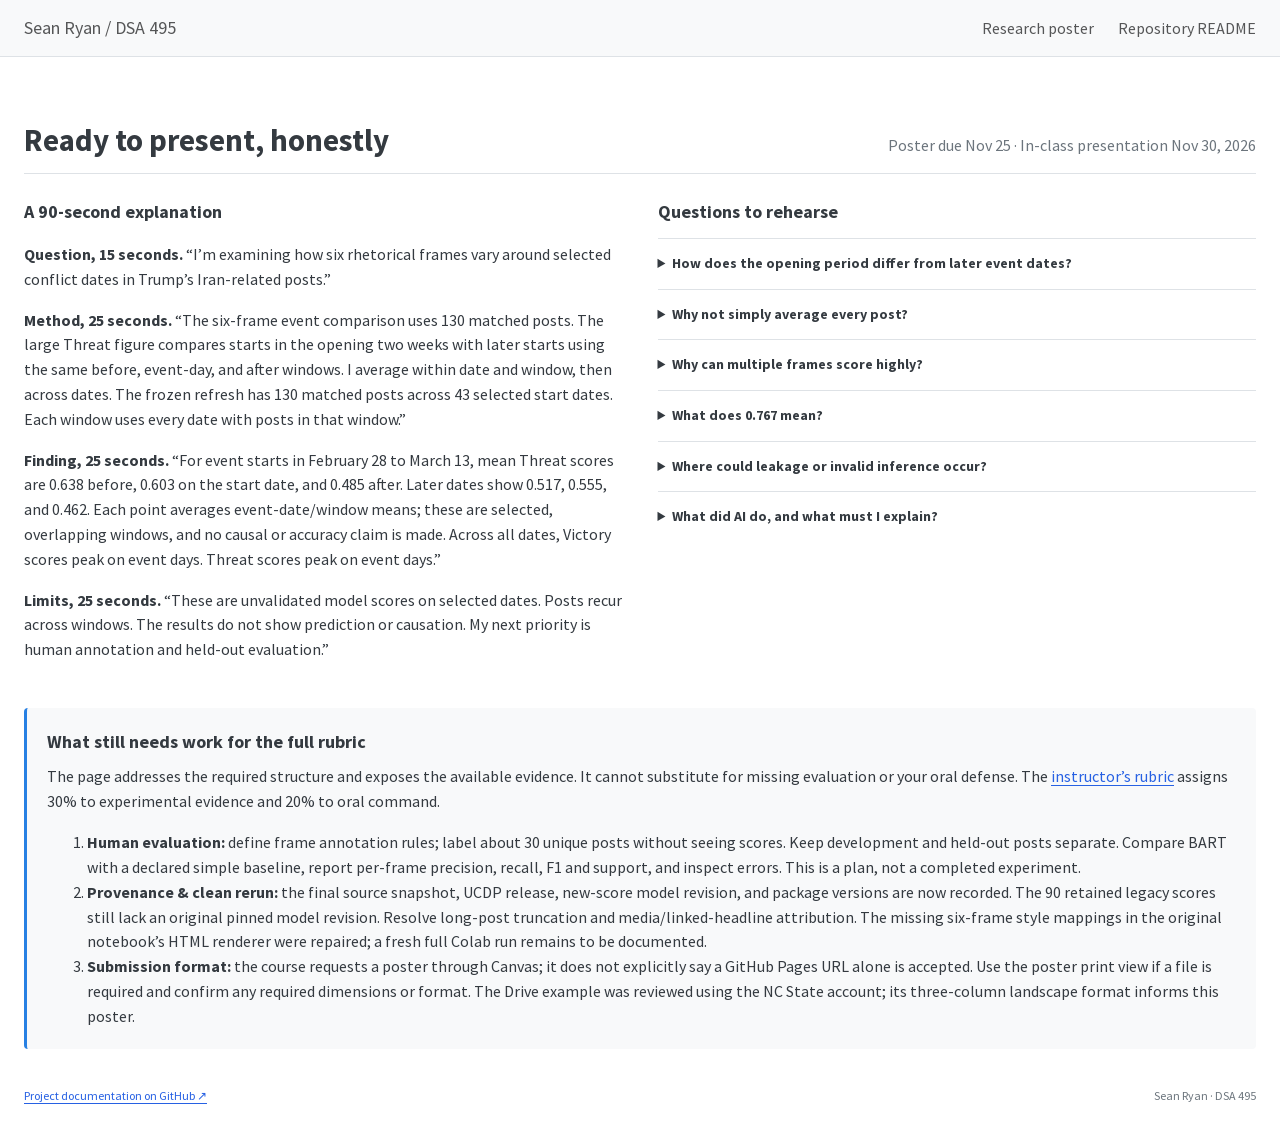
<file: docs/presentation-notes.html>
<!doctype html>
<html lang="en">
<head>
<meta charset="utf-8"><meta name="viewport" content="width=device-width,initial-scale=1">
<meta name="description" content="Presentation script, rehearsal questions, and completion notes for Sean Ryan’s DSA 495 project.">
<meta name="color-scheme" content="light">
<title>Presentation notes · Sean Ryan</title>
<style>
:root{--paper:#fffefa;--ground:#eeede7;--ink:#202d2a;--muted:#56625d;--rule:#d8dcd4;--red:#a73128;--green:#1b6557;--wash:#eaf0e8;--ochre:#835b16}*{box-sizing:border-box}html{scroll-behavior:smooth;scroll-padding-top:80px}body{margin:0;background:var(--ground);color:var(--ink);font:16px/1.55 system-ui,-apple-system,"Segoe UI",sans-serif}a{color:var(--green);text-underline-offset:3px}a:hover{color:var(--red)}button,select{font:inherit}button,a{touch-action:manipulation}button{cursor:pointer}button:focus-visible,a:focus-visible,summary:focus-visible,select:focus-visible{outline:3px solid var(--red);outline-offset:4px}.skip{position:absolute;top:-60px;left:12px;background:white;padding:10px;z-index:9}.skip:focus{top:8px}.toolbar{display:flex;align-items:center;justify-content:space-between;gap:20px;padding:14px max(24px,calc((100% - 1560px)/2));background:var(--ink);color:var(--paper);position:sticky;top:0;z-index:5;font-size:13px}.toolbar .brand{font-weight:750;letter-spacing:.1em;text-transform:uppercase}.toolbar nav{display:flex;gap:24px;align-items:center}.toolbar a{color:var(--paper)}.toolbar button{border:1px solid #8c9791;color:white;background:transparent;padding:7px 13px;border-radius:3px}main{max-width:1608px;margin:auto;padding:24px}.paper{background:var(--paper);border:1px solid #d0d4cb;padding:42px 44px 24px;box-shadow:0 5px 24px #243d2810}.eyebrow{font-size:12px;font-weight:800;letter-spacing:.16em;text-transform:uppercase;color:var(--red)}.masthead{display:flex;justify-content:space-between;gap:30px;align-items:start;border-bottom:3px solid var(--ink);padding-bottom:23px}.masthead h1{font:700 clamp(35px,3.6vw,57px)/1.04 Georgia,"Times New Roman",serif;letter-spacing:-.035em;margin:12px 0 14px;max-width:980px}.dek{font-size:19px;line-height:1.4;margin:0;max-width:900px}.byline{font-size:13px;min-width:175px;border-left:1px solid var(--rule);padding-left:22px;margin-top:8px}.byline b{display:block;font-size:18px}.byline span{display:block;margin-top:6px}.snapshot{display:flex;justify-content:space-between;gap:20px;border-bottom:1px solid var(--rule);padding:17px 0}.stat{display:flex;align-items:center;gap:11px}.stat strong{font:700 34px/1 Georgia,serif}.stat span{font-size:12px;max-width:115px;color:var(--muted);line-height:1.35}.takeaway{display:grid;grid-template-columns:110px 1fr;gap:18px;margin:24px 0;padding:18px 20px;background:var(--wash);border-left:4px solid var(--green)}.takeaway .label{font-size:11px;font-weight:800;letter-spacing:.1em;text-transform:uppercase;padding-top:4px;color:var(--green)}.takeaway h2{font:700 26px/1.2 Georgia,serif;letter-spacing:-.015em;margin:0 0 5px}.takeaway p{font-size:13px;margin:0}.poster-grid{display:grid;grid-template-columns:.91fr 1.65fr 1.02fr;gap:30px}.column{min-width:0}.column+.column{border-left:1px solid var(--rule);padding-left:27px}.section-title{font-size:14px;line-height:1.3;text-transform:uppercase;letter-spacing:.075em;margin:0 0 13px}.section-title span{color:var(--red);margin-right:7px;font-size:11px}.column p,.column li{font-size:13px;line-height:1.6}.column p{margin:0 0 13px}.column h3{font-size:14px;margin:20px 0 8px}.column h3:first-child{margin-top:0}.flow{padding:0;margin:18px 0;list-style:none;counter-reset:flow}.flow li{counter-increment:flow;position:relative;padding:0 0 16px 33px;border-left:1px solid var(--rule);margin-left:11px}.flow li:before{content:counter(flow);position:absolute;left:-12px;top:0;background:var(--ink);color:white;width:23px;height:23px;text-align:center;line-height:23px;border-radius:50%;font-size:11px;font-weight:700}.flow li:last-child{border-left:0;padding-bottom:0}.flow b{display:block}.flow span{display:block;color:var(--muted);font-size:12px}.note{font-size:12px!important;color:var(--muted);line-height:1.5!important}.figure-head{display:flex;align-items:start;justify-content:space-between;gap:10px}.figure-head h3{margin:0}.figure-tag{font-size:10px;color:var(--muted);text-transform:uppercase;letter-spacing:.07em;white-space:nowrap}.small-charts{display:grid;grid-template-columns:1fr 1fr;gap:12px 18px}.mini{margin:0;min-width:0}.mini figcaption{font-weight:750;font-size:12px}.mini svg{display:block;width:100%;height:auto;overflow:visible}.interpretation{margin-top:12px!important;padding:12px;border:1px solid var(--rule);font-size:12px!important}.score-key{font-size:11px!important;color:var(--muted);margin:10px 0!important}.coverage-inline{font-size:11px!important;color:var(--muted)}.caution{border-top:2px solid var(--red);padding-top:13px}.caution b{color:var(--red)}.review-status{font-size:11px;display:inline-block;border:1px solid #b99756;color:#664c1d;background:#fbf5e6;padding:3px 7px;margin:0 0 10px}.error-example{background:#f4f2eb;padding:13px;margin:14px 0}.error-example p{font-size:12px}.error-example .score{display:flex;justify-content:space-between;font-size:12px;margin:9px 0 6px}.error-example .bar{height:5px;background:#dcded5}.error-example .bar span{display:block;background:var(--ochre);height:100%;width:80.1971%}.poster-footer{border-top:1px solid var(--rule);margin-top:25px;padding-top:13px;display:grid;grid-template-columns:1.3fr 1fr;gap:35px}.poster-footer p{font-size:10px;line-height:1.6;margin:0}.poster-footer b{font-weight:750}.poster-footer a{overflow-wrap:anywhere}.support{margin:40px 0 12px}.support-head{border-bottom:2px solid var(--ink);display:flex;justify-content:space-between;align-items:baseline;gap:20px;padding-bottom:15px;margin-bottom:24px}.support h2{font:700 31px/1.2 Georgia,serif;margin:0}.support-head p{font-size:13px;color:var(--muted);margin:0}.support-grid{display:grid;grid-template-columns:1fr 1fr;gap:35px}.support h3{font-size:18px;margin:0 0 12px}.support p,.support li{font-size:14px}.table-wrap{overflow-x:auto}table{border-collapse:collapse;width:100%;font-size:12px;font-variant-numeric:tabular-nums}th,td{padding:9px 10px;border-bottom:1px solid var(--rule);text-align:right}th:first-child,td:first-child{text-align:left}thead{background:#e3e7de}td.blank{color:#69756d;background:#e9e9e2}td.present{background:#dde8db}caption{text-align:left;margin-bottom:9px;color:var(--muted);font-size:12px}details{border-top:1px solid #cdd3c8;padding:14px 0}summary{font-size:14px;font-weight:700;cursor:pointer}details p{margin:10px 0 0}details ul{padding-left:20px}.evidence-table{margin-top:25px}.download-row{display:flex;flex-wrap:wrap;gap:12px;margin:16px 0}.download-row a{font-size:12px;background:var(--paper);padding:8px 12px;border:1px solid #b9c4b7;border-radius:3px}.review-block{padding:20px;background:var(--paper);border-left:3px solid var(--red);margin-top:30px}.review-block h3{margin-bottom:8px}.review-block p{margin:0 0 10px}.review-block ol{margin-bottom:0}.end{padding:26px 0 10px;font-size:12px;color:var(--muted);display:flex;justify-content:space-between;gap:20px}code{font-size:.9em;overflow-wrap:anywhere}.sr-only{position:absolute;clip:rect(0,0,0,0);width:1px;height:1px;overflow:hidden}noscript p{padding:15px;border:2px solid var(--red)}
@media(min-width:1650px){.column p,.column li{font-size:14px}.flow span{font-size:13px}}
@media(max-width:1100px){.paper{padding:28px}.poster-grid{grid-template-columns:1fr 1.6fr}.evaluation{grid-column:1/-1;border-top:1px solid var(--rule);border-left:0!important;padding:20px 0 0!important;display:grid;grid-template-columns:1fr 1fr;gap:28px}.byline{min-width:145px}.column+.column{padding-left:22px}.poster-footer{gap:20px}.snapshot{flex-wrap:wrap}}
@media(max-width:700px){main{padding:12px}.paper{padding:23px 19px}.toolbar{position:static;padding:13px 18px}.toolbar .brand{font-size:10px}.toolbar nav{gap:14px}.toolbar nav a:nth-child(2){display:none}.masthead{display:block}.masthead h1{font-size:40px}.dek{font-size:17px}.byline{border:0;padding:0;margin:18px 0 0}.byline b,.byline span{display:inline;font-size:12px;margin-right:10px}.stat{width:calc(50% - 10px)}.stat strong{font-size:30px}.takeaway{grid-template-columns:1fr;gap:6px;padding:14px}.takeaway h2{font-size:24px}.poster-grid,.support-grid,.evaluation,.poster-footer{display:block}.column+.column{border-left:0;padding:22px 0 0;margin-top:22px;border-top:1px solid var(--rule)}.evaluation{display:block!important}.evaluation>div+div{margin-top:24px}.column p,.column li{font-size:14px}.poster-footer p+p{margin-top:10px}.support-head{display:block}.support-head p{margin-top:10px}.support-grid>div+div{margin-top:30px}.small-charts{gap:8px 12px}.end{display:block}.end span{display:block;margin-top:5px}}
@media print{@page{size:36in 24in;margin:.55in}html,body{background:white;margin:0;padding:0;-webkit-print-color-adjust:exact;print-color-adjust:exact}.toolbar,.support,.end,.skip{display:none!important}main{max-width:none;padding:0}.paper{border:0;box-shadow:none;padding:0}.masthead h1{font-size:72pt;max-width:none}.dek{font-size:28pt;max-width:none}.eyebrow{font-size:17pt}.byline{font-size:18pt;min-width:330px}.byline b{font-size:27pt}.poster-grid{grid-template-columns:.91fr 1.65fr 1.02fr;gap:.4in}.column+.column{border-left:1px solid var(--rule);padding-left:.35in}.column p,.column li{font-size:18pt;line-height:1.5}.flow span{font-size:16pt}.section-title{font-size:22pt}.column h3{font-size:20pt}.snapshot{padding:22px 0}.stat strong{font-size:50pt}.stat span{font-size:17pt;max-width:230px}.takeaway{grid-template-columns:180px 1fr;padding:25px}.takeaway .label{font-size:17pt}.takeaway h2{font-size:33pt}.takeaway p{font-size:18pt}.mini figcaption{font-size:18pt}.small-charts{gap:18px 24px}.figure-tag{font-size:14pt}.figure-head h3{font-size:22pt}.score-key,.coverage-inline,.interpretation,.note{font-size:15pt!important}.review-status{font-size:15pt}.error-example p,.error-example .score{font-size:16pt}.poster-footer{margin-top:25px}.poster-footer p{font-size:13pt}.evaluation{display:block;grid-column:auto}a{color:inherit}.poster-footer{grid-template-columns:1.3fr 1fr}section,figure{break-inside:avoid}}
.mini svg{color:var(--ink)}.mini svg text{fill:currentColor}
</style>
<link rel="stylesheet" href="portfolio.css?v=6660107cd1c7">
<style>@media print{@page{size:A4;margin:16mm}.support{display:block!important;margin:0}.support-head,.support-grid{display:block}}</style>
</head>
<body>
<a class="skip" href="#defense">Skip to presentation notes</a>
<header class="toolbar"><span class="brand">Sean Ryan / DSA 495</span><nav aria-label="Page navigation"><a href="index.html">Research poster</a><a href="https://github.com/Strokeofluck/DSA495-trump-iran-rhetoric-analysis#readme">Repository README</a></nav></header>
<main>
<section class="support" id="defense" aria-labelledby="defense-heading"><div class="support-head"><h2 id="defense-heading">Ready to present, honestly</h2><p>Poster due Nov 25 · In-class presentation Nov 30, 2026</p></div><div class="support-grid"><div><h3>A 90-second explanation</h3><p><b>Question, 15 seconds.</b> “I’m examining how six rhetorical frames vary around selected conflict dates in Trump’s Iran-related posts.”</p><p><b>Method, 25 seconds.</b> “The six-frame event comparison uses 130 matched posts. The large Threat figure compares starts in the opening two weeks with later starts using the same before, event-day, and after windows. I average within date and window, then across dates. The frozen refresh has 130 matched posts across 43 selected start dates. Each window uses every date with posts in that window.”</p><p><b>Finding, 25 seconds.</b> “For event starts in February 28 to March 13, mean Threat scores are 0.638 before, 0.603 on the start date, and 0.485 after. Later dates show 0.517, 0.555, and 0.462. Each point averages event-date/window means; these are selected, overlapping windows, and no causal or accuracy claim is made. Across all dates, Victory scores peak on event days. Threat scores peak on event days.”</p><p><b>Limits, 25 seconds.</b> “These are unvalidated model scores on selected dates. Posts recur across windows. The results do not show prediction or causation. My next priority is human annotation and held-out evaluation.”</p></div><div><h3>Questions to rehearse</h3><details><summary>How does the opening period differ from later event dates?</summary><p>For starts in February 28–March 13, Threat means are 0.638 before, 0.603 on, and 0.485 after; 9 dates contribute to each window. For later starts, means are 0.517, 0.555, and 0.462, with 27, 26, and 26 contributing dates. Each point averages date/window means. The selected cohorts differ and windows reuse posts, so this is descriptive and does not establish causation.</p></details><details><summary>Why not simply average every post?</summary><p>Some dates contain more posts. Averaging within event-date/window first prevents those dates from receiving extra weight just because Trump posted more. Equal date weights still do not solve selection bias or overlapping windows.</p></details><details><summary>Why can multiple frames score highly?</summary><p>The model runs in multi-label mode, evaluating each frame separately. These six scores do not sum to one. A post can combine an ultimatum and negotiation language.</p></details><details><summary>What does 0.767 mean?</summary><p>It is the mean Victory entailment score for the event-day window after the two aggregation steps. It is neither the share of posts expressing victory nor a measure of classification accuracy.</p></details><details><summary>Where could leakage or invalid inference occur?</summary><p>Event metadata is excluded from model input. But selected windows and nearby dates reuse posts; splitting repeated rows could put the same post in development and test. Evaluation must split by unique post ID. A predictive design would additionally require strict temporal cutoffs and non-event dates.</p></details><details><summary>What did AI do, and what must I explain?</summary><p>Codex assisted with coding, documentation, analysis presentation, and this poster. BART produced the saved frame scores. Read the aggregation script and original notebook, verify examples, and be able to explain the comparison population, frame prompts, limitations, and your own decisions. The poster does not establish personal understanding by itself.</p></details></div></div><div class="review-block"><h3>What still needs work for the full rubric</h3><p>The page addresses the required structure and exposes the available evidence. It cannot substitute for missing evaluation or your oral defense. The <a href="https://courseweb.site/dsa495-2026/project.html">instructor’s rubric</a> assigns 30% to experimental evidence and 20% to oral command.</p><ol><li><b>Human evaluation:</b> define frame annotation rules; label about 30 unique posts without seeing scores. Keep development and held-out posts separate. Compare BART with a declared simple baseline, report per-frame precision, recall, F1 and support, and inspect errors. This is a plan, not a completed experiment.</li><li><b>Provenance &amp; clean rerun:</b> the final source snapshot, UCDP release, new-score model revision, and package versions are now recorded. The 90 retained legacy scores still lack an original pinned model revision. Resolve long-post truncation and media/linked-headline attribution. The missing six-frame style mappings in the original notebook’s HTML renderer were repaired; a fresh full Colab run remains to be documented.</li><li><b>Submission format:</b> the course requests a poster through Canvas; it does not explicitly say a GitHub Pages URL alone is accepted. Use the poster print view if a file is required and confirm any required dimensions or format. The Drive example was reviewed using the NC State account; its three-column landscape format informs this poster.</li></ol></div></section>
<footer class="end"><a href="https://github.com/Strokeofluck/DSA495-trump-iran-rhetoric-analysis#readme">Project documentation on GitHub ↗</a><span>Sean Ryan · DSA 495</span></footer>
</main>
</body></html>
</file>
<file: docs/portfolio.css>
/* Match the portfolio's Quarto/Cosmo typography and light palette.
   Source Sans Pro is bundled locally under the SIL Open Font License.
   Frame hues match the portfolio's text-analysis methods page. */
@font-face{font-family:"Source Sans Pro";font-style:normal;font-weight:300;font-display:swap;src:url("fonts/source-sans-pro-300.ttf") format("truetype")}
@font-face{font-family:"Source Sans Pro";font-style:normal;font-weight:400;font-display:swap;src:url("fonts/source-sans-pro-400.ttf") format("truetype")}
@font-face{font-family:"Source Sans Pro";font-style:normal;font-weight:700;font-display:swap;src:url("fonts/source-sans-pro-700.ttf") format("truetype")}
:root{
  --paper:#fff;--ground:#fff;--ink:#343a40;--muted:#6c757d;
  --rule:#dee2e6;--red:#2780e3;--green:#2780e3;--wash:#f2f7fd;--ochre:#7d6594;
  --portfolio-link:#2761e3;
  --portfolio-font:"Source Sans Pro",-apple-system,BlinkMacSystemFont,"Segoe UI",Roboto,"Helvetica Neue",Arial,sans-serif;
}
body{font:400 1.05rem/1.55 var(--portfolio-font)}
button,select{font-family:var(--portfolio-font)}
a{color:var(--portfolio-link)}
a:hover{color:#1f4eb6}
h1,h2,h3,h4{font-family:var(--portfolio-font);letter-spacing:normal}
.toolbar{background:#f8f9fa;color:#555657;border-bottom:1px solid var(--rule);font-size:16px}
.toolbar .brand{font-size:18px;letter-spacing:0;text-transform:none;font-weight:400}
.toolbar a{color:#555657;text-decoration:none}
.toolbar a:hover{color:var(--portfolio-link);text-decoration:underline}
.toolbar button{background:#fff;color:var(--portfolio-link);border-color:#2780e3;border-radius:4px;font-size:14px}
.toolbar button:hover{background:#2780e3;color:#fff}
.paper{border-color:var(--rule);box-shadow:none;border-radius:4px}
.masthead{border-bottom:1px solid var(--rule)}
.masthead h1{font-family:var(--portfolio-font);font-weight:700;line-height:1.12;letter-spacing:normal}
.eyebrow{color:var(--muted);font-weight:400;font-size:14px;letter-spacing:0;text-transform:none}
.dek{font-weight:300;color:#495057}
.byline b{font-weight:700}
.stat strong{font-family:var(--portfolio-font);font-weight:400}
.stat span{color:var(--muted)}
.takeaway{background:#f2f7fd;border-left-color:#2780e3;border-radius:4px}
.takeaway .label{color:#2761e3;font-size:13px;font-weight:700;letter-spacing:0;text-transform:none}
.takeaway h2{font-family:var(--portfolio-font);font-weight:700;letter-spacing:0}
.section-title{font-size:17px;font-weight:700;letter-spacing:0;text-transform:none;border-bottom:1px solid var(--rule);padding-bottom:8px}
.section-title span{color:var(--muted);font-weight:400;font-size:13px}
.column h3{font-weight:700}
.flow li:before{background:#2780e3}
.figure-tag{font-size:11px;text-transform:none;letter-spacing:0}





.mini figcaption{font-size:14px;font-weight:700}
.interpretation{background:#f8f9fa;border-color:var(--rule);border-radius:4px}
.caution{border-top:1px solid var(--rule)}
.caution b{color:var(--ink)}
.review-status{color:#674b16;background:#fff8e7;border-color:#e4ca8b;border-radius:4px}
.error-example{background:#f8f9fa;border:1px solid var(--rule);border-radius:8px}
.error-example .bar{background:#e9ecef;border-radius:99px;overflow:hidden}
.error-example .bar span{background:#7d6594}
.support h2{font-family:var(--portfolio-font);font-weight:700;letter-spacing:0}
.support-head{border-bottom:1px solid var(--rule)}
thead{background:#f8f9fa}
td.blank{color:#6c757d;background:#f8f9fa}
td.present{background:#edf4fc}

details{border-color:var(--rule)}
.download-row a{border-color:#ced4da;border-radius:4px}
.download-row a:hover{background:#f2f7fd;border-color:#2780e3}
.review-block{background:#f8f9fa;border-left-color:#2780e3;border-radius:4px}
code{font-family:SFMono-Regular,Menlo,Monaco,Consolas,"Liberation Mono","Courier New",monospace;color:#ad1457;background:#f8f9fa;padding:.1em .2em;border-radius:3px}
@media screen and (min-width:701px){.column p,.column li{font-size:14px}.column .flow span{font-size:13px}.poster-footer p{font-size:11px}.support p,.support li{font-size:16px}}
@media(max-width:700px){.toolbar .brand{font-size:14px}.toolbar nav{font-size:13px}.toolbar button{font-size:12px}.masthead h1{font-size:38px}.eyebrow{font-size:13px}.takeaway .label{font-size:12px}.section-title{font-size:18px}}
@media screen and (max-width:480px){.small-charts{grid-template-columns:1fr;gap:18px}.mini figcaption{font-size:16px}}
@media print{body{font-family:var(--portfolio-font)}.paper{border-radius:0}.masthead h1,.stat strong,.takeaway h2,.support h2{font-family:var(--portfolio-font)}.section-title{font-size:22pt}.section-title span{font-size:16pt}.eyebrow{font-size:17pt}.takeaway .label{font-size:17pt}.mini figcaption{font-size:18pt}.figure-tag{font-size:14pt}.toolbar{display:none}}

/* Poster severity figure and evidence-page source explorer. */
.toolbar .print-link{border:1px solid #2780e3;border-radius:4px;padding:7px 13px;background:#fff;color:#2761e3;font-size:14px}
.severity-block{border-top:1px solid var(--rule);margin-top:26px;padding-top:20px}
.severity-block h2{font:700 25px/1.2 var(--portfolio-font);margin:0 0 10px}
.severity-intro,.severity-summary,.severity-caption,.severity-detail,.pdf-note{font-size:13px;line-height:1.5;margin:8px 0}
.severity-summary,.severity-detail,.pdf-note{color:var(--muted)}
.severity-controls,.event-controls{display:flex;flex-wrap:wrap;align-items:center;gap:12px;margin:16px 0;font-size:14px}
.severity-controls select,.event-controls select,.event-controls button,.post-controls button{font:inherit;padding:7px 10px;border:1px solid #ced4da;border-radius:4px;background:#fff;color:var(--ink)}
.severity-grid{display:grid;grid-template-columns:repeat(4,minmax(0,1fr));gap:20px}
.severity-small{margin:0;min-width:0}
.severity-small figcaption{display:flex;justify-content:space-between;gap:8px;font-size:14px;font-weight:700}
.severity-small figcaption span{font-weight:400;font-size:11px;color:var(--muted)}
.severity-small svg{width:100%;height:auto;overflow:visible;color:var(--muted)}
.severity-small svg text{font:11px var(--portfolio-font);fill:currentColor}
.severity-small circle:focus{outline:none;stroke:#202d2a;stroke-width:3}
.event-timeline{border:1px solid var(--rule);border-radius:8px;padding:22px;margin:22px 0 35px;background:#fff}
.event-posts{display:grid;grid-template-columns:repeat(3,minmax(0,1fr));gap:18px;margin-top:20px}
.post-window{min-width:0}
.post-window h3{font-size:17px}
.post-controls{display:flex;justify-content:space-between;align-items:center;margin-bottom:10px;font-size:13px}
button:disabled{opacity:.45;cursor:default}
.post-card{border:1px solid var(--rule);border-radius:10px;padding:17px;background:#f8f9fa}
.post-card .post-text{font-size:14px;line-height:1.5;white-space:pre-wrap;overflow-wrap:anywhere}
.post-score{display:grid;grid-template-columns:100px minmax(20px,1fr) 35px;align-items:center;gap:7px;margin:7px 0;font-size:11px}
.post-track{height:6px;background:#e1e5e8;border-radius:20px;overflow:hidden}.post-track span{height:100%;display:block}
.post-actions{display:flex;flex-direction:column;gap:7px;border-top:1px solid var(--rule);margin-top:14px;padding-top:12px;font-size:12px}
#event-records{padding-left:20px}#event-records li{border-bottom:1px solid var(--rule);padding:10px 0}#event-records p{font-size:13px}
@media screen and (max-width:1000px){.severity-grid{grid-template-columns:1fr 1fr}.event-posts{grid-template-columns:1fr}}
@media screen and (max-width:480px){.severity-grid{grid-template-columns:1fr}.event-timeline{padding:14px}.event-controls{gap:8px}.event-controls select{max-width:100%}}

.severity-grid.threat-windows{grid-template-columns:repeat(3,minmax(0,1fr))}
.severity-reading{font-size:14px;line-height:1.5;padding:12px 14px;background:#f2f7fd;border-left:3px solid #2780e3;border-radius:4px}
#single-window-control:not([hidden]){display:inline-flex;align-items:center;gap:10px}
@media screen and (max-width:800px){.severity-grid.threat-windows{grid-template-columns:1fr}}

.event-point{cursor:pointer;touch-action:manipulation}
.event-point[aria-expanded="true"]{stroke:#202d2a;stroke-width:3}
.event-popover{position:fixed;z-index:1000;box-sizing:border-box;width:380px;max-width:calc(100vw - 16px);max-height:min(500px,calc(100vh - 16px));overflow:auto;background:#fff;color:#343a40;border:1px solid #bccbd9;border-radius:10px;box-shadow:0 8px 28px #1b314433;font:14px/1.45 var(--portfolio-font)}
.event-popover[hidden]{display:none!important}
.event-popover-header{display:flex;align-items:center;justify-content:space-between;gap:12px;padding:13px 16px;border-bottom:1px solid #dee2e6;background:#f2f7fd;position:sticky;top:0}
.event-popover-header h3{font:700 17px/1.2 var(--portfolio-font);margin:0}
.event-popover-header button{font:24px/1 var(--portfolio-font);width:32px;height:32px;padding:0;border:1px solid #ced4da;background:#fff;color:#343a40;border-radius:4px;cursor:pointer}
.event-popover-body{padding:13px 16px}
.event-popover-body p{margin:0 0 10px}
.event-popover-location{font-size:15px;font-weight:700}
.event-popover-stats{display:grid;grid-template-columns:1fr 1fr;gap:5px 12px;margin:0 0 14px;font-variant-numeric:tabular-nums}
.event-popover-stats dt{color:#56625d}.event-popover-stats dd{margin:0;font-weight:700;text-align:right}
.event-popover-source-label{font-size:12px;font-weight:700;color:#56625d}
.event-popover-headlines{padding-left:18px;margin:0 0 13px}.event-popover-headlines li{margin:0 0 8px}
.event-popover-note{font-size:11px;color:#6c757d}
@media print{.event-popover{display:none!important}}

/* A single, readable severity result on the poster; full comparisons live in evidence. */
.victory-focus .victory-eyebrow{font-size:12px;font-weight:700;color:#4e7657;letter-spacing:.04em;margin:0 0 8px}
.victory-focus h2{font-size:28px;max-width:900px}
.victory-intro{font-size:16px;line-height:1.5;margin:10px 0 22px;max-width:950px}
.victory-feature-layout{display:grid;grid-template-columns:minmax(0,1.45fr) minmax(0,1fr);align-items:start;gap:32px}
.victory-feature-chart{grid-template-columns:1fr}
.victory-feature-chart .severity-small figcaption{font-size:16px;align-items:baseline;margin-bottom:12px}
.victory-feature-chart .severity-small figcaption span{display:none}
.victory-feature-chart .severity-small svg text{font-size:13px}
.victory-feature-chart .severity-small svg .featured-point-label{fill:#4e7657;font-size:12px;font-weight:700}
.victory-chart-wrap .severity-summary,.victory-chart-wrap .severity-detail{font-size:12px}
.victory-reading{border:1px solid #d3e0d5;border-radius:8px;background:#f6faf6;padding:22px}
.victory-metrics{display:flex;gap:42px;border-bottom:1px solid #d3e0d5;padding-bottom:17px;margin-bottom:16px}
.victory-metrics strong{display:block;color:#4e7657;font:700 42px/1 var(--portfolio-font);font-variant-numeric:tabular-nums}
.victory-metrics span{display:block;font-size:13px;margin-top:6px;color:#56625d}
.victory-reading h3{font-size:19px;line-height:1.3;margin:0 0 8px}
.victory-reading p{font-size:14px;line-height:1.5;margin:0 0 16px}
.victory-robustness{border-top:1px solid #d3e0d5;padding-top:14px;font-size:14px}
.victory-robustness p{margin-top:5px}
.victory-limit{font-size:12px!important;color:#56625d;margin-bottom:0!important}
.victory-focus>.severity-caption{font-size:12px;margin-top:18px}
@media screen and (max-width:850px){.victory-feature-layout{grid-template-columns:1fr;gap:18px}.victory-intro{font-size:15px}.victory-reading{padding:18px}.victory-focus h2{font-size:25px}}
@media screen and (max-width:480px){.victory-feature-chart .severity-small figcaption{font-size:15px}.victory-feature-chart .severity-small svg text{font-size:25px}.victory-feature-chart .severity-small svg .featured-point-label{font-size:20px}.victory-metrics strong{font-size:36px}}
</file>
